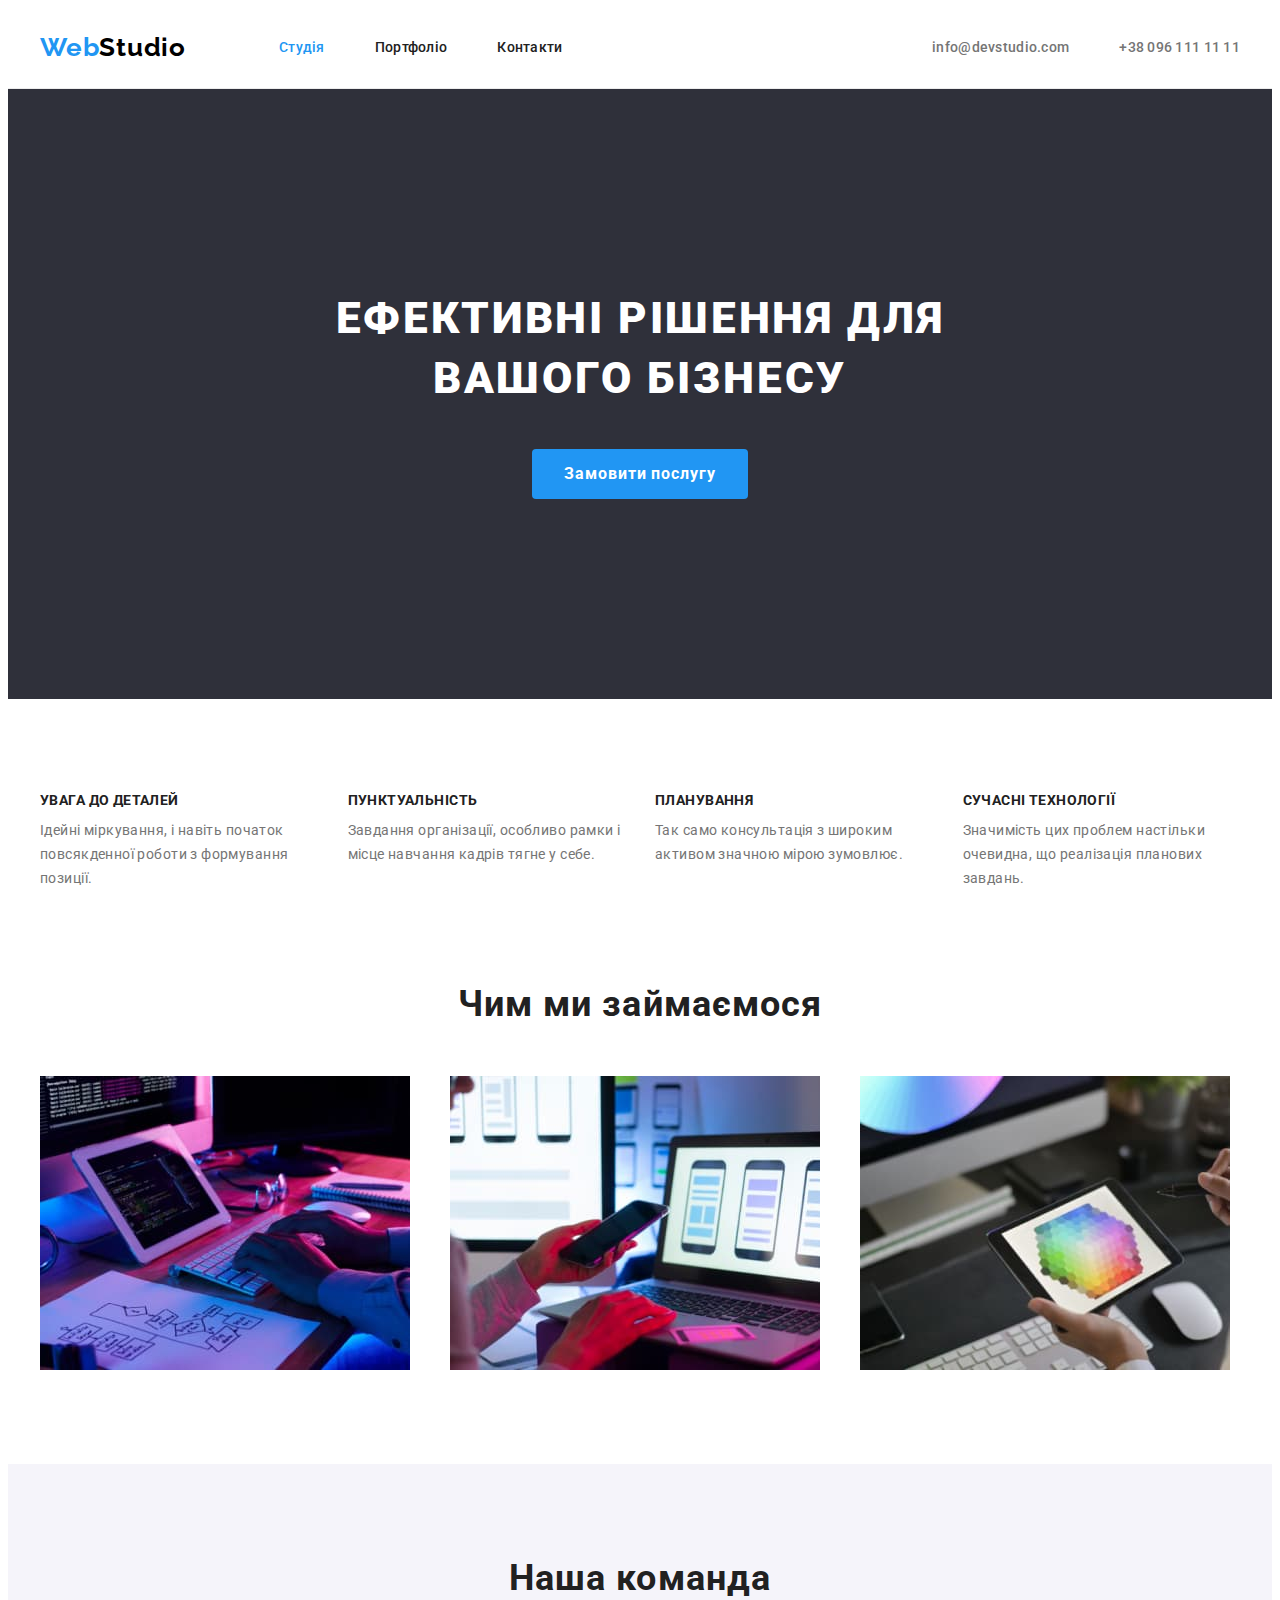
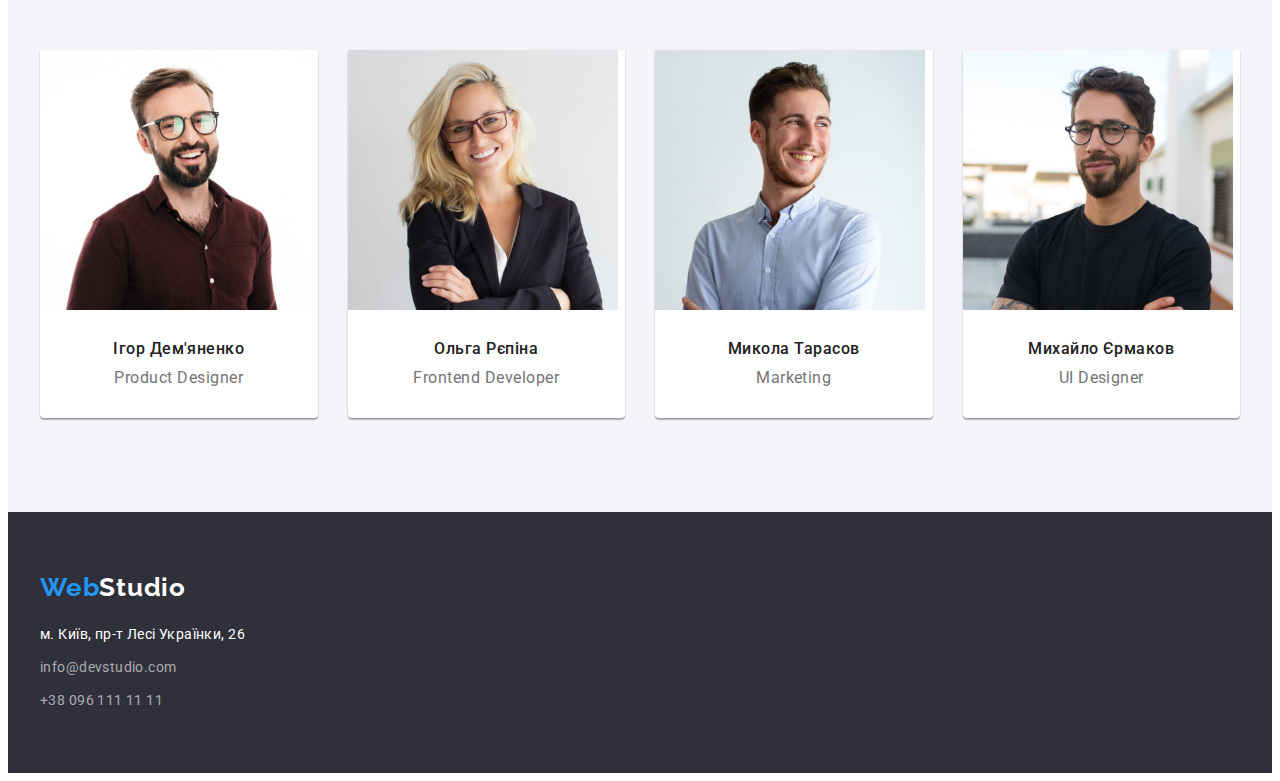
<file: index.html>
<!DOCTYPE html>
<html lang="uk">
  <head>
    <meta charset="UTF-8" />
    <meta http-equiv="X-UA-Compatible" content="IE=edge" />
    <meta name="viewport" content="width=device-width, initial-scale=1.0" />
    <title>WebStudio</title>
    <link rel="preconnect" href="https://fonts.googleapis.com" />
    <link rel="preconnect" href="https://fonts.gstatic.com" crossorigin />
    <link
      href="https://fonts.googleapis.com/css2?family=Raleway:wght@700&family=Roboto:wght@400;500;700;900&display=swap"
      rel="stylesheet"
    />
    <link
      rel="stylesheet"
      href="https://cdnjs.cloudflare.com/ajax/libs/modern-normalize/1.1.0/modern-normalize.min.css"
      integrity="sha512-wpPYUAdjBVSE4KJnH1VR1HeZfpl1ub8YT/NKx4PuQ5NmX2tKuGu6U/JRp5y+Y8XG2tV+wKQpNHVUX03MfMFn9Q=="
      crossorigin="anonymous"
      referrerpolicy="no-referrer"
    />
    <link rel="stylesheet" href="./css/slyles.css" />
  </head>

  <body>
    <!-- Хедер -->

    <header class="header">
      <div class="container main-nav">
        <nav class="header-nav">
          <a class="header-logo" href="./index.html">Web<span class="accent">Studio</span></a>
          <ul class="header-list">
            <li class="header-item">
              <a class="header-link current" href="./index.html">Студія</a>
            </li>
            <li class="header-item">
              <a class="header-link" href="./portfolio.html">Портфоліо</a>
            </li>
            <li class="header-item">
              <a class="header-link" href="#cont">Контакти</a>
            </li>
          </ul>
        </nav>
        <ul class="header-list-contact">
          <li class="header-item-contact">
            <a class="header-link-contact" href="mailto:info@devstudio.com">info@devstudio.com</a>
          </li>
          <li class="header-item-contact">
            <a class="header-link-contact" href="tel:+380961111111">+38 096 111 11 11</a>
          </li>
        </ul>
      </div>
    </header>

    <!-- Главный контент страницы -->

    <main class="main">
      <!-- Герой -->

      <section class="hero section">
        <div class="container">
          <h1 class="hero-title">Ефективні рішення для вашого бізнесу</h1>
          <button class="hero-btn" type="button">Замовити послугу</button>
        </div>
      </section>

      <!-- Преймущества -->

      <section class="benefits section">
        <div class="container">
          <h2 class="visually-hidden">Переваги</h2>
          <ul class="benefits-list">
            <li class="benefits-item">
              <h3 class="benefits-title">Увага до деталей</h3>
              <p class="benefits-text">
                Ідейні міркування, і навіть початок повсякденної роботи з формування позиції.
              </p>
            </li>
            <li class="benefits-item">
              <h3 class="benefits-title">Пунктуальність</h3>
              <p class="benefits-text">
                Завдання організації, особливо рамки і місце навчання кадрів тягне у себе.
              </p>
            </li>
            <li class="benefits-item">
              <h3 class="benefits-title">Планування</h3>
              <p class="benefits-text">
                Так само консультація з широким активом значною мірою зумовлює.
              </p>
            </li>
            <li class="benefits-item">
              <h3 class="benefits-title">Сучасні технології</h3>
              <p class="benefits-text">
                Значимість цих проблем настільки очевидна, що реалізація планових завдань.
              </p>
            </li>
          </ul>
        </div>
      </section>

      <!-- Чем мы занимаемся -->

      <section class="about section">
        <div class="container">
          <h2 class="about-title">Чим ми займаємося</h2>
          <ul class="about-list">
            <li class="about-item">
              <img
                class="about-img"
                src="./images/desktop.jpg"
                alt="Руки набирають текст на клавіатурі"
                width="370"
                height="294"
              />
            </li>
            <li class="about-item">
              <img
                class="about-img"
                src="./images/phone.jpg"
                alt="Телефон в руках і ноутбук"
                width="370"
                height="294"
              />
            </li>
            <li class="about-item">
              <img
                class="section-img"
                src="./images/tablet.jpg"
                alt="Планшет в руках на фоні комп'ютера"
                width="370"
                height="294"
              />
            </li>
          </ul>
        </div>
      </section>

      <!--Наша команда -->

      <section class="team section">
        <div class="container">
          <h2 class="team-title">Наша команда</h2>
          <ul class="team-list">
            <li class="team-item">
              <img
                class="team-img"
                src="./images/img.jpg"
                alt="Хлопець в окулярах посміхається"
                width="270"
                height="260"
              />
              <h3 class="team-title-name">Ігор Дем'яненко</h3>
              <p class="team-text" lang="en">Product Designer</p>
            </li>
            <li class="team-item">
              <img
                class="team-img"
                src="./images/img1.jpg"
                alt="Дівчина в окулярах посміхається"
                width="270"
                height="260"
              />
              <h3 class="team-title-name">Ольга Рєпіна</h3>
              <p class="team-text" lang="en">Frontend Developer</p>
            </li>
            <li class="team-item">
              <img
                class="team-img"
                src="./images/img2.jpg"
                alt="Хлопець з посмішкою на обличчі"
                width="270"
                height="260"
              />
              <h3 class="team-title-name">Микола Тарасов</h3>
              <p class="team-text" lang="en">Marketing</p>
            </li>
            <li class="team-item">
              <img
                class="team-img"
                src="./images/img3.jpg"
                alt="Усміхнений хлопець в окулярах"
                width="270"
                height="260"
              />
              <h3 class="team-title-name">Михайло Єрмаков</h3>
              <p class="team-text" lang="en">UI Designer</p>
            </li>
          </ul>
        </div>
      </section>
    </main>

    <!-- Футер -->

    <footer class="footer" id="cont">
      <div class="container">
        <a class="footer-logo" href="./index.html">Web<span class="accent-logo">Studio</span></a>
        <address class="footer-address">
          <ul class="footer-list">
            <li class="footer-item-address">
              <a
                class="footer-link-address"
                href="https://goo.gl/maps/AeW1CKRsZD5N9ChA9"
                target="_blank"
                rel="noopener noreferrer nofollow"
                >м. Київ, пр-т Лесі Українки, 26</a
              >
            </li>
            <li class="footer-item">
              <a class="footer-link" href="mailto:info@devstudio.com">info@devstudio.com</a>
            </li>
            <li class="footer-item">
              <a class="footer-link" href="tel:+380961111111">+38 096 111 11 11</a>
            </li>
          </ul>
        </address>
      </div>
    </footer>
  </body>
</html>
</file>
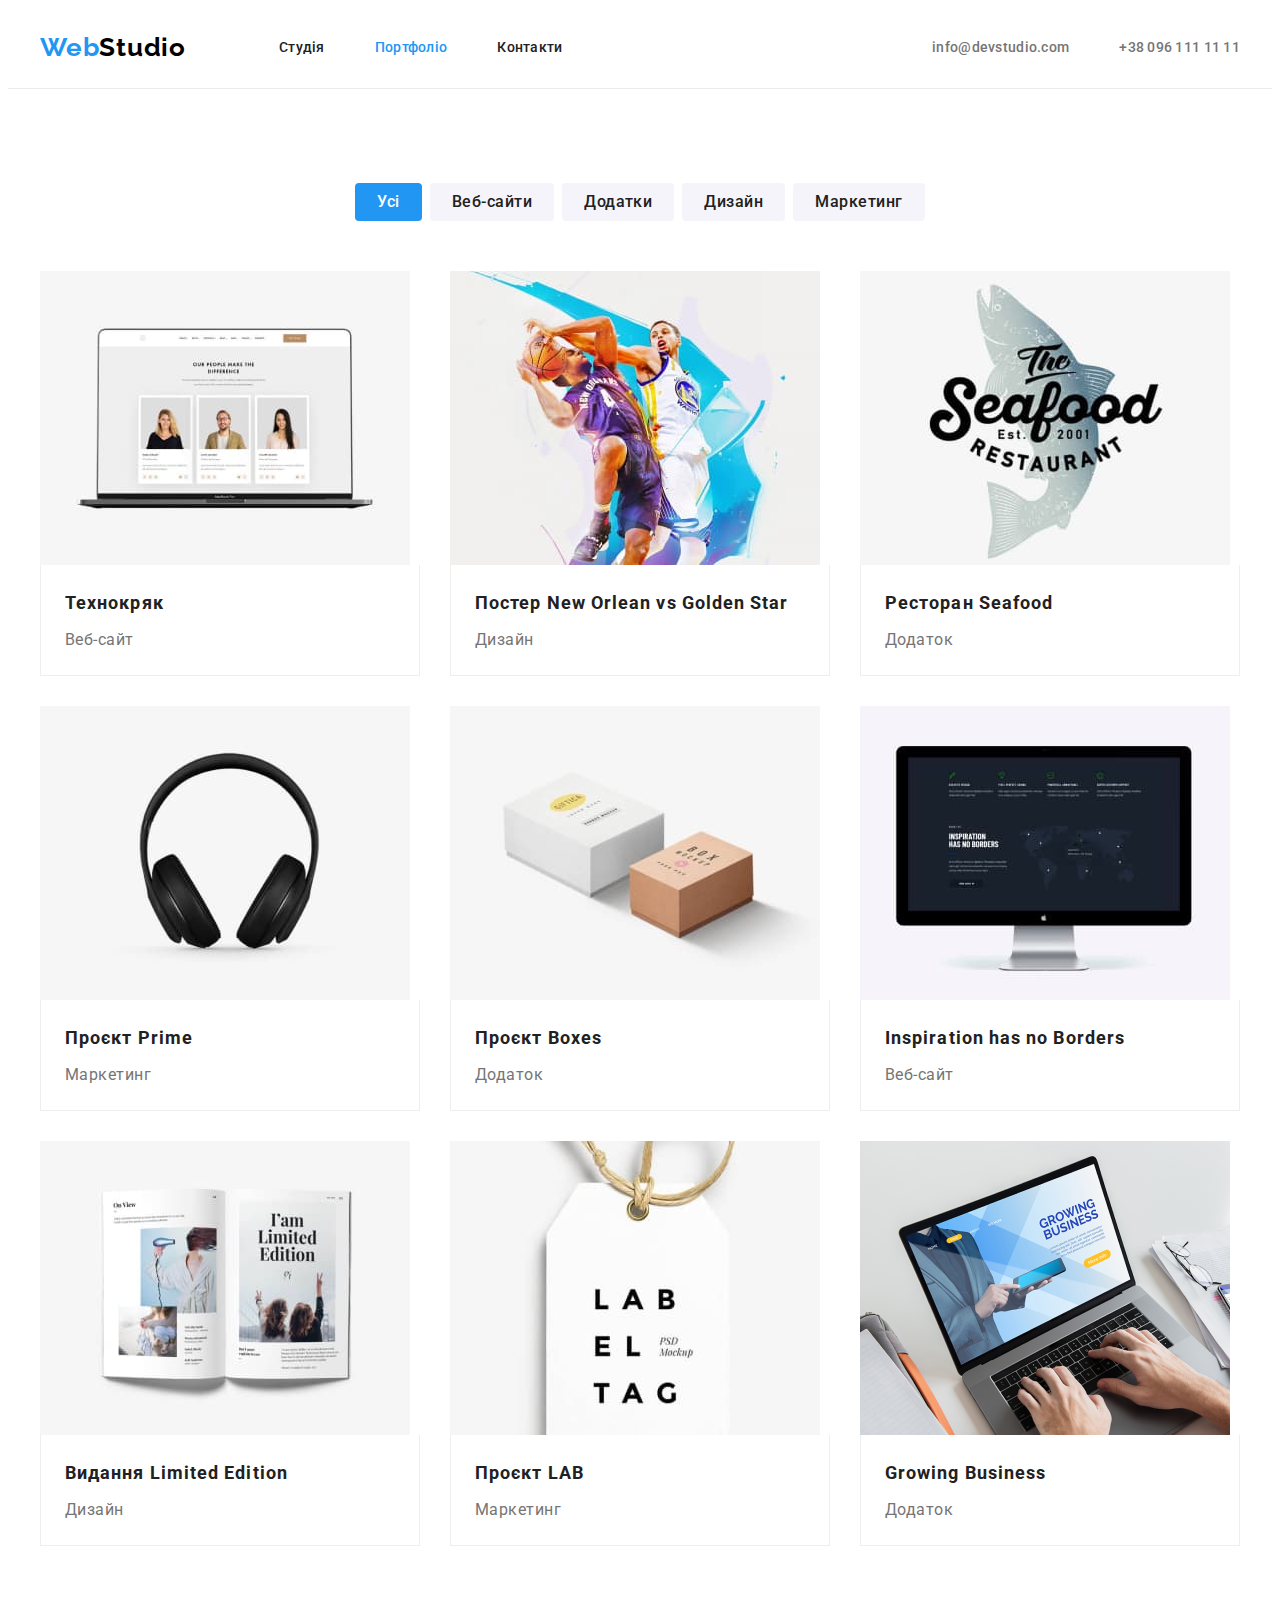
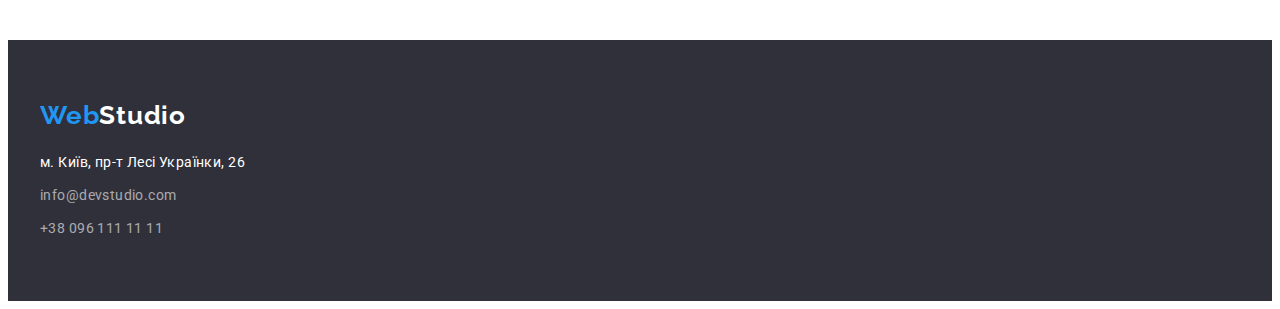
<file: portfolio.html>
<!DOCTYPE html>
<html lang="uk">
  <head>
    <meta charset="UTF-8" />
    <meta http-equiv="X-UA-Compatible" content="IE=edge" />
    <meta name="viewport" content="width=device-width, initial-scale=1.0" />
    <title>Portfolio</title>
    <link rel="preconnect" href="https://fonts.googleapis.com" />
    <link rel="preconnect" href="https://fonts.gstatic.com" crossorigin />
    <link
      href="https://fonts.googleapis.com/css2?family=Raleway:wght@700&family=Roboto:wght@400;500;700;900&display=swap"
      rel="stylesheet"
    />
    <link
      rel="stylesheet"
      href="https://cdnjs.cloudflare.com/ajax/libs/modern-normalize/1.1.0/modern-normalize.min.css"
      integrity="sha512-wpPYUAdjBVSE4KJnH1VR1HeZfpl1ub8YT/NKx4PuQ5NmX2tKuGu6U/JRp5y+Y8XG2tV+wKQpNHVUX03MfMFn9Q=="
      crossorigin="anonymous"
      referrerpolicy="no-referrer"
    />
    <link rel="stylesheet" href="./css/slyles.css" />
  </head>
  <body>
    <!-- Хедер -->

    <header class="header">
      <div class="container main-nav">
        <nav class="header-nav">
          <a class="header-logo" href="./index.html">Web<span class="accent">Studio</span></a>
          <ul class="header-list">
            <li class="header-item">
              <a class="header-link" href="./index.html">Студія</a>
            </li>
            <li class="header-item">
              <a class="header-link current" href="./portfolio.html">Портфоліо</a>
            </li>
            <li class="header-item">
              <a class="header-link" href="#cont">Контакти</a>
            </li>
          </ul>
        </nav>
        <ul class="header-list-contact">
          <li class="header-item-contact">
            <a class="header-link-contact" href="mailto:info@devstudio.com">info@devstudio.com</a>
          </li>
          <li class="header-item-contact">
            <a class="header-link-contact" href="tel:+380961111111">+38 096 111 11 11</a>
          </li>
        </ul>
      </div>
    </header>

    <!-- Главный контент страницы -->

    <main class="main-portfolio">
      <section class="project section">
        <div class="container">
          <h1 class="project-title visually-hidden">Наші проекти</h1>
          <ul class="project-list margin-container">
            <li class="project-item">
              <button type="button" class="project-btn current-btn">Усі</button>
            </li>
            <li class="project-item">
              <button type="button" class="project-btn">Веб-сайти</button>
            </li>
            <li class="project-item">
              <button type="button" class="project-btn">Додатки</button>
            </li>
            <li class="project-item">
              <button type="button" class="project-btn">Дизайн</button>
            </li>
            <li class="project-item">
              <button type="button" class="project-btn">Маркетинг</button>
            </li>
          </ul>
          <ul class="project-list-img">
            <li class="project-item-img">
              <img
                src="./images/img11.jpg"
                alt="Ноутбук"
                class="project-img"
                width="370"
                height="294"
              />
              <div class="project-img-desc">
                <h2 class="project-img-title">Технокряк</h2>
                <p class="project-img-text">Веб-сайт</p>
              </div>
            </li>
            <li class="project-item-img">
              <img
                src="./images/img22.jpg"
                alt="Два хлопця грают в баскетбол"
                class="project-img"
                width="370"
                height="294"
              />
              <div class="project-img-desc">
                <h2 class="project-img-title">Постер New Orlean vs Golden Star</h2>
                <p class="project-img-text">Дизайн</p>
              </div>
            </li>
            <li class="project-item-img">
              <img
                src="./images/img33.jpg"
                alt="Логотип ресторану"
                class="project-img"
                width="370"
                height="294"
              />
              <div class="project-img-desc">
                <h2 class="project-img-title">Ресторан Seafood</h2>
                <p class="project-img-text">Додаток</p>
              </div>
            </li>
            <li class="project-item-img">
              <img
                src="./images/img4.jpg"
                alt="Навушники"
                class="project-img"
                width="370"
                height="294"
              />
              <div class="project-img-desc">
                <h2 class="project-img-title">Проєкт Prime</h2>
                <p class="project-img-text">Маркетинг</p>
              </div>
            </li>
            <li class="project-item-img">
              <img
                src="./images/img5.jpg"
                alt="Дві коробки"
                class="project-img"
                width="370"
                height="294"
              />
              <div class="project-img-desc">
                <h2 class="project-img-title">Проєкт Boxes</h2>
                <p class="project-img-text">Додаток</p>
              </div>
            </li>
            <li class="project-item-img">
              <img
                src="./images/img6.jpg"
                alt="Монітор"
                class="project-img"
                width="370"
                height="294"
              />
              <div class="project-img-desc">
                <h2 class="project-img-title">Inspiration has no Borders</h2>
                <p class="project-img-text">Веб-сайт</p>
              </div>
            </li>
            <li class="project-item-img">
              <img
                src="./images/img7.jpg"
                alt="Книга"
                class="project-img"
                width="370"
                height="294"
              />
              <div class="project-img-desc">
                <h2 class="project-img-title">Видання Limited Edition</h2>
                <p class="project-img-text">Дизайн</p>
              </div>
            </li>
            <li class="project-item-img">
              <img
                src="./images/img8.jpg"
                alt="Бірка"
                class="project-img"
                width="370"
                height="294"
              />
              <div class="project-img-desc">
                <h2 class="project-img-title">Проєкт LAB</h2>
                <p class="project-img-text">Маркетинг</p>
              </div>
            </li>
            <li class="project-item-img">
              <img
                src="./images/img9.png"
                alt="Людина працює за ноутбуком"
                class="project-img"
                width="370"
                height="294"
              />
              <div class="project-img-desc">
                <h2 class="project-img-title">Growing Business</h2>
                <p class="project-img-text">Додаток</p>
              </div>
            </li>
          </ul>
        </div>
      </section>
    </main>

    <!-- Футер -->

    <footer class="footer" id="cont">
      <div class="container">
        <a class="footer-logo" href="./index.html">Web<span class="accent-logo">Studio</span></a>
        <address class="footer-address">
          <ul class="footer-list">
            <li class="footer-item-address">
              <a
                class="footer-link-address"
                href="https://goo.gl/maps/AeW1CKRsZD5N9ChA9"
                target="_blank"
                rel="noopener noreferrer nofollow"
                >м. Київ, пр-т Лесі Українки, 26</a
              >
            </li>
            <li class="footer-item">
              <a class="footer-link" href="mailto:info@devstudio.com">info@devstudio.com</a>
            </li>
            <li class="footer-item">
              <a class="footer-link" href="tel:+380961111111">+38 096 111 11 11</a>
            </li>
          </ul>
        </address>
      </div>
    </footer>
  </body>
</html>
</file>
<file: css/slyles.css>
:root {
  --main-color: #ffffff;
  --footer-color: #2f303a;
  --section-color: #f5f4fa;
  --text-color: #757575;
  --title-color: #212121;
  --accent-color: #2196f3;
}

body {
  font-family: 'Roboto', sans-serif;
  background-color: var(--main-color);
  font-size: 14px;
  color: var(--text-color);
}

p,
h1,
h2,
h3,
h4,
h5,
h6 {
  margin: 0;
}

ul {
  margin: 0;
  padding-left: 0;
  list-style: none;
}

a {
  text-decoration: none;
}

img {
  display: block;
  max-width: 100%;
  height: auto;
}

button {
  cursor: pointer;
}

address {
  font-style: normal;
}

.visually-hidden {
  position: absolute;
  white-space: nowrap;
  width: 1px;
  height: 1px;
  overflow: hidden;
  border: 0;
  padding: 0;
  clip: rect(0 0 0 0);
  clip-path: inset(50%);
  margin: -1px;
}

.container {
  width: 1200px;
  padding-left: 15px;
  padding-right: 15px;
  margin-left: auto;
  margin-right: auto;
}

.section {
  padding-top: 94px;
  padding-bottom: 94px;
}

/* Хедер */

.header {
  border-bottom: 1px solid #ececec;
}

.main-nav {
  display: flex;
  align-items: center;
  justify-content: space-between;
}

.header-logo {
  margin-right: 93px;

  font-family: 'Raleway', sans-serif;
  font-weight: 700;
  font-size: 26px;
  line-height: 1.2;
  letter-spacing: 0.03em;

  color: var(--accent-color);
}

.accent {
  color: #000000;
}

.header-nav {
  display: flex;
  align-items: center;
}

.header-list {
  display: flex;
}

.header-item:not(:last-child) {
  margin-right: 50px;
}

.header-link {
  display: block;
  padding-top: 32px;
  padding-bottom: 32px;

  font-weight: 500;
  line-height: 1.14;
  letter-spacing: 0.02em;

  color: var(--title-color);
}

.header-link:hover,
.header-link:focus {
  color: var(--accent-color);
}

.current {
  color: var(--accent-color);
}

.header-list-contact {
  display: flex;
}

.header-link-contact {
  display: block;
  padding-top: 32px;
  padding-bottom: 32px;

  font-weight: 500;
  line-height: 1.14;
  letter-spacing: 0.02em;

  color: var(--text-color);
}

.header-item-contact:not(:last-child) {
  margin-right: 50px;
}

.header-link-contact:hover,
.header-link-contact:focus {
  color: var(--accent-color);
}

/* Главный контент страницы */

/* Герой */

.hero {
  padding-top: 200px;
  padding-bottom: 200px;
  text-align: center;

  background: var(--footer-color);
}

.hero-title {
  margin-bottom: 40px;
  margin-left: auto;
  margin-right: auto;

  font-weight: 900;
  font-size: 44px;
  line-height: 1.36;
  letter-spacing: 0.06em;
  text-transform: uppercase;
  width: 696px;

  color: var(--main-color);
}

.hero-btn {
  padding: 10px 32px;

  font-family: inherit;
  font-weight: 700;
  font-size: 16px;
  line-height: 1.88;
  letter-spacing: 0.06em;
  border: none;
  border-radius: 4px;

  color: var(--main-color);
  background-color: var(--accent-color);
}

.hero-btn:hover,
.hero-btn:focus {
  background: #2196f3;
  box-shadow: 0px 4px 4px rgba(0, 0, 0, 0.15);
  border-radius: 4px;
}

/* Преймущества */

.benefits-list {
  display: flex;
  gap: 30px;
}

.benefits-item {
  width: calc((100% - 90px) / 4);
}

.benefits-title {
  margin-bottom: 10px;

  font-size: 14px;
  line-height: 1.14;
  letter-spacing: 0.03em;
  text-transform: uppercase;

  color: var(--title-color);
}

.benefits-text {
  line-height: 1.71;
  letter-spacing: 0.03em;
}

/* Чем мы занимаемся */

.about {
  padding-top: 0;
}

.about-list {
  display: flex;
  gap: 30px;
}

.about-title {
  margin-bottom: 50px;

  font-size: 36px;
  line-height: 1.16;
  text-align: center;
  letter-spacing: 0.03em;

  color: var(--title-color);
}

.about-item {
  width: calc((100% - 60px) / 3);
}

/* Наша команда */

.team {
  background-color: var(--section-color);
}

.team-list {
  display: flex;
  gap: 30px;
}

.team-title {
  margin-bottom: 50px;

  font-size: 36px;
  line-height: 1.16;
  text-align: center;
  letter-spacing: 0.03em;

  color: var(--title-color);
}

.team-item {
  padding-bottom: 30px;
  width: calc((100% - 90px) / 4);

  box-shadow: 0px 1px 3px rgba(0, 0, 0, 0.12), 0px 1px 1px rgba(0, 0, 0, 0.14),
    0px 2px 1px rgba(0, 0, 0, 0.2);
  border-radius: 0px 0px 4px 4px;
  background-color: var(--main-color);
}

.team-img {
  margin-bottom: 30px;
}

.team-title-name {
  margin-bottom: 10px;

  font-weight: 500;
  font-size: 16px;
  line-height: 1.18;
  text-align: center;
  letter-spacing: 0.03em;

  color: var(--title-color);
}

.team-text {
  font-size: 16px;
  line-height: 1.18;
  text-align: center;
  letter-spacing: 0.03em;
}

/* Футер */

.footer {
  padding-top: 60px;
  padding-bottom: 60px;

  background-color: var(--footer-color);
}

.accent-logo {
  color: var(--main-color);
}

.footer-logo {
  font-family: 'Raleway', sans-serif;
  font-weight: 700;
  font-size: 26px;
  line-height: 1.2;
  letter-spacing: 0.03em;

  color: var(--accent-color);
}

.footer-address {
  margin-top: 20px;
}

.footer-item-address {
  margin-bottom: 9px;
}

.footer-link-address {
  line-height: 1.71;
  letter-spacing: 0.03em;

  color: var(--main-color);
}

.footer-item:not(:last-child) {
  margin-bottom: 9px;
}

.footer-link {
  font-style: normal;
  line-height: 1.71;
  letter-spacing: 0.03em;

  color: rgba(255, 255, 255, 0.6);
}

.footer-link:hover,
.footer-link:focus {
  color: var(--accent-color);
}

/* Портфолио */

.margin-container {
  margin-bottom: 50px;
}

.project-list {
  display: flex;
  justify-content: center;
}

.project-item:not(:last-child) {
  margin-right: 8px;
}

.project-btn {
  padding: 6px 22px;

  font-family: inherit;
  font-weight: 500;
  font-size: 16px;
  line-height: 1.62;
  text-align: center;
  letter-spacing: 0.03em;
  border-radius: 4px;
  border: none;

  color: var(--title-color);
  background: var(--section-color);
}

.project-btn:hover,
.project-btn:focus {
  background-color: var(--accent-color);
  color: var(--main-color);
}

.current-btn {
  color: var(--main-color);
  background-color: var(--accent-color);
}

.project-list-img {
  display: flex;
  flex-wrap: wrap;
  gap: 30px;
}

.project-item-img {
  width: calc((100% - 60px) / 3);
}

.project-img-desc {
  padding: 20px 24px;
  border: 1px solid #eeeeee;
  border-top: none;
}

.project-img-title {
  margin-bottom: 4px;

  font-size: 18px;
  line-height: 2;
  letter-spacing: 0.06em;

  color: var(--title-color);
}

.project-img-text {
  font-size: 16px;
  line-height: 1.88;
  letter-spacing: 0.03em;
}
</file>
